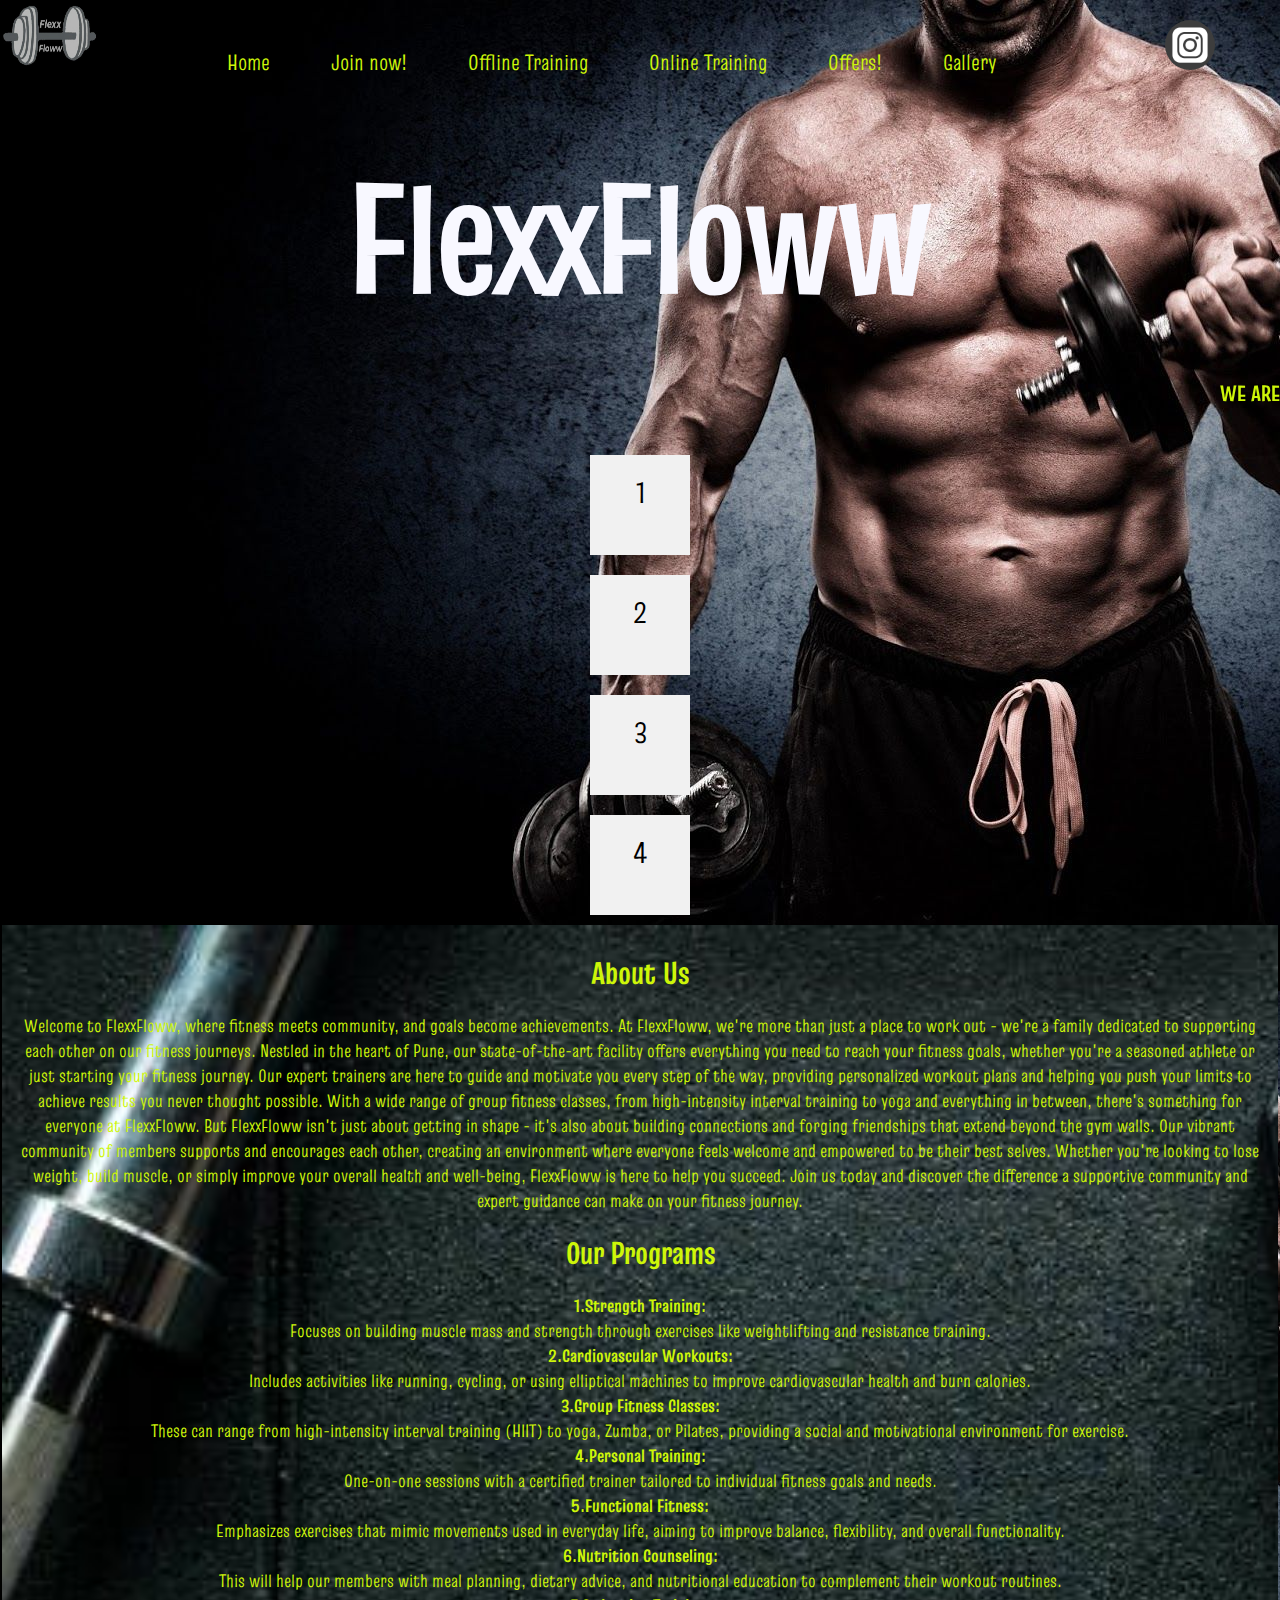
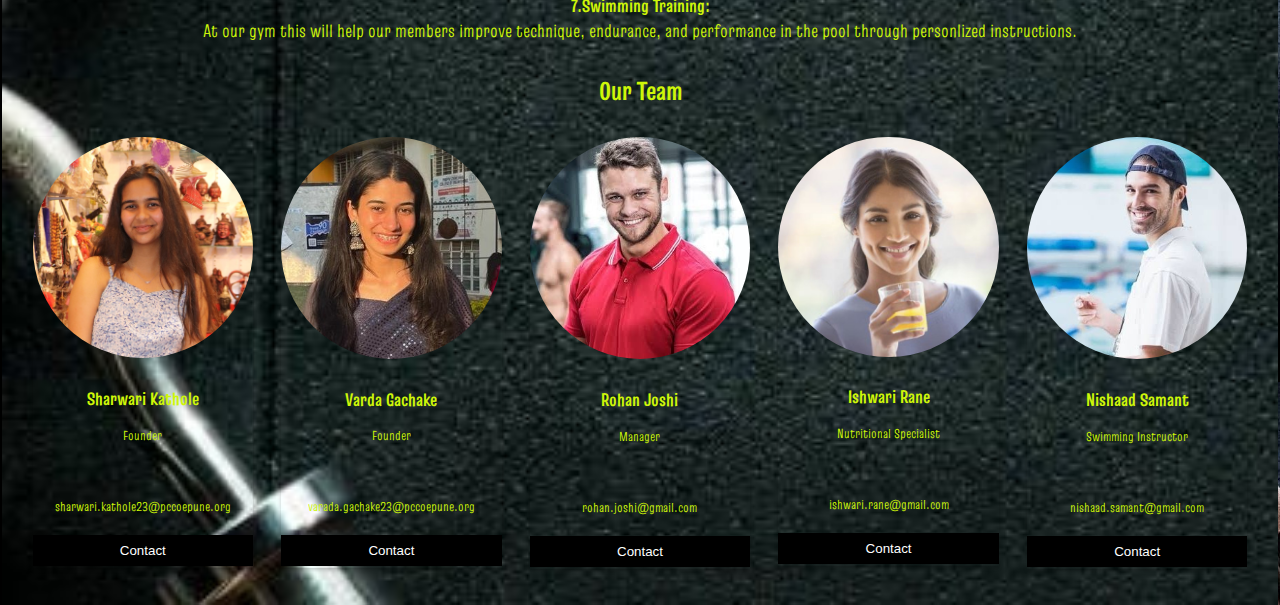
<file: index.html>
<!DOCTYPE html>

<link rel="stylesheet" href="gym_website.css">
<head>
    <meta name="viewport" content="width=device-width, initial-scale=1">
    <link href='https://fonts.googleapis.com/css?family=Truculenta' rel='stylesheet'>
</head>
<body>
    <header class="header">
        <div.left>
        <a href="index.html"><img src="logoooo.jpeg" alt="gym_logo" width="100" height="70"></a>
        </div.left>
        <div.mid>
            <ul class="navbar">
                &emsp;
                &emsp;
                <li><a href="index.html">Home</a></li>
                <li><a href="join_now.html">Join now!</a></li>
                <li><a href="offline.html">Offline Training</a></li>
                <li><a href="online.html">Online Training</a></li>
                <li><a href="offers.html">Offers!</a></li>
                <li><a href="gallery.html">Gallery</a></li>
            </ul>

        </div.mid>
        &emsp;
        &emsp;
        &emsp;
        &emsp;
        &emsp;
        <div.right>
            <a href="https://www.instagram.com/arshia_j_24/"><img src="insta_logo.png" alt="logo" style="width:50px;height:50px;"></a>
        </div.right>
    </header>
    <h1 style="color:ghostwhite;"><big><big><big><big><big><big><big><center>FlexxFloww</center></big></big></big></big></big></big></big></h1>  
    <frame name="top" ></frame>
     <marquee width="100%" id="gfg"><strong>WE ARE LOCATED AT: East Street, Model colony, Camp, Pune, Maharastra-411001    CALL US: +91 8922346680    MAIL US AT: flexxfloww@gmail.com</strong></marquee>
          &emsp;
          <div class="flex-container">
            <div>1</div>
            <div>2</div>
            <div>3</div>  
            <div>4</div>
          </div>
          <fieldset>
        
            <p><big><big><big><strong>About Us</strong></big></big></big></p>
            <p>Welcome to FlexxFloww, where fitness meets community, and goals become achievements.
          
              At FlexxFloww, we're more than just a place to work out - we're a family dedicated to supporting each other on our fitness journeys. Nestled in the heart of Pune, our state-of-the-art facility offers everything you need to reach your fitness goals, whether you're a seasoned athlete or just starting your fitness journey.
              
              Our expert trainers are here to guide and motivate you every step of the way, providing personalized workout plans and helping you push your limits to achieve results you never thought possible. With a wide range of group fitness classes, from high-intensity interval training to yoga and everything in between, there's something for everyone at FlexxFloww.
              
              But FlexxFloww isn't just about getting in shape - it's also about building connections and forging friendships that extend beyond the gym walls. Our vibrant community of members supports and encourages each other, creating an environment where everyone feels welcome and empowered to be their best selves.
              
              Whether you're looking to lose weight, build muscle, or simply improve your overall health and well-being, FlexxFloww is here to help you succeed. Join us today and discover the difference a supportive community and expert guidance can make on your fitness journey.
            <p><big><big><big><strong>Our Programs</strong></big></big></big></p>
            <p><strong>1.Strength Training:</strong><br> Focuses on building muscle mass and strength through exercises like weightlifting and resistance training.<br>
            <strong>2.Cardiovascular Workouts:</strong><br> Includes activities like running, cycling, or using elliptical machines to improve cardiovascular health and burn calories.<br>
        <strong>3.Group Fitness Classes:</strong><br> These can range from high-intensity interval training (HIIT) to yoga, Zumba, or Pilates, providing a social and motivational environment for exercise.<br>
    <strong>4.Personal Training:</strong><br> One-on-one sessions with a certified trainer tailored to individual fitness goals and needs.<br>
<strong>5.Functional Fitness:</strong><br> Emphasizes exercises that mimic movements used in everyday life, aiming to improve balance, flexibility, and overall functionality.<br>
<strong>6.Nutrition Counseling:</strong><br> This will help our members with meal planning, dietary advice, and nutritional education to complement their workout routines.<br>
<strong>7.Swimming Training:</strong><br> At our gym this will help our members improve technique, endurance, and performance in the pool through personlized instructions.</p>
            </div>
            <p><big><big><strong>Our Team</strong><big><big></p>
            <div class="column">
              <div class="card">
                <img src="ceo2 (2).JPG" alt="sharwari" style="width:100%">
                <div class="container">
                  <h2><center>Sharwari Kathole</center></h2>
                  <p1><center>Founder</center></p1><br>
                  <p1 class="title"><center>sharwari.kathole23@pccoepune.org</center></p1>
                  <p1><button class="button">Contact</button></p1>
                </div>
              </div>
            </div>
          
            <div class="column">
              <div class="card">
                <img src="ceo2 (1).JPG" alt="varda" style="width:100%">
                <div class="container">
                  <h2><center>Varda Gachake</center></h2>
                  <p1><center>Founder</center></p1><br>
                  <p1 class="title"><center>varada.gachake23@pccoepune.org</center></p1>
                  <p1><button class="button">Contact</button></p1>
                </div>
              </div>
            </div>
            
            <div class="column">
              <div class="card">
                <img src="manager.jpg" alt="rohan" style="width:100%">
                <div class="container">
                  <h2><center>Rohan Joshi</center></h2>
                  <p1><center>Manager</center></p1><br>
                  <p1 class="title"><center>rohan.joshi@gmail.com</center></p1>
                  <p1><button class="button">Contact</button></p1>
                </div>
              </div>
            </div>
          
            <div class="column">
              <div class="card">
                <img src="nutrition.jpg" alt="ishwari" style="width:100%">
                <div class="container">
                  <h2><center>Ishwari Rane</center></h2>
                  <p1><center>Nutritional Specialist</center></p1><br>
                  <p1 class="title"><center>ishwari.rane@gmail.com</center></p1>
                  <p1><button class="button">Contact</button></p1>
                </div>
              </div>
            </div>
          
            <div class="column">
              <div class="card">
                <img src="swim_instructor.jpg.jpg" alt="nishaad" style="width:100%">
                <div class="container">
                  <h2><center>Nishaad Samant</center></h2>
                  <p1><center>Swimming Instructor</center></p1><br>
                  <p1 class="title"><center>nishaad.samant@gmail.com</center></p1>
                  <p1><button class="button">Contact</button></p1>
                </div>
              </div>
            </div>
          </div></fieldset>
          
</body>
</html>
</file>
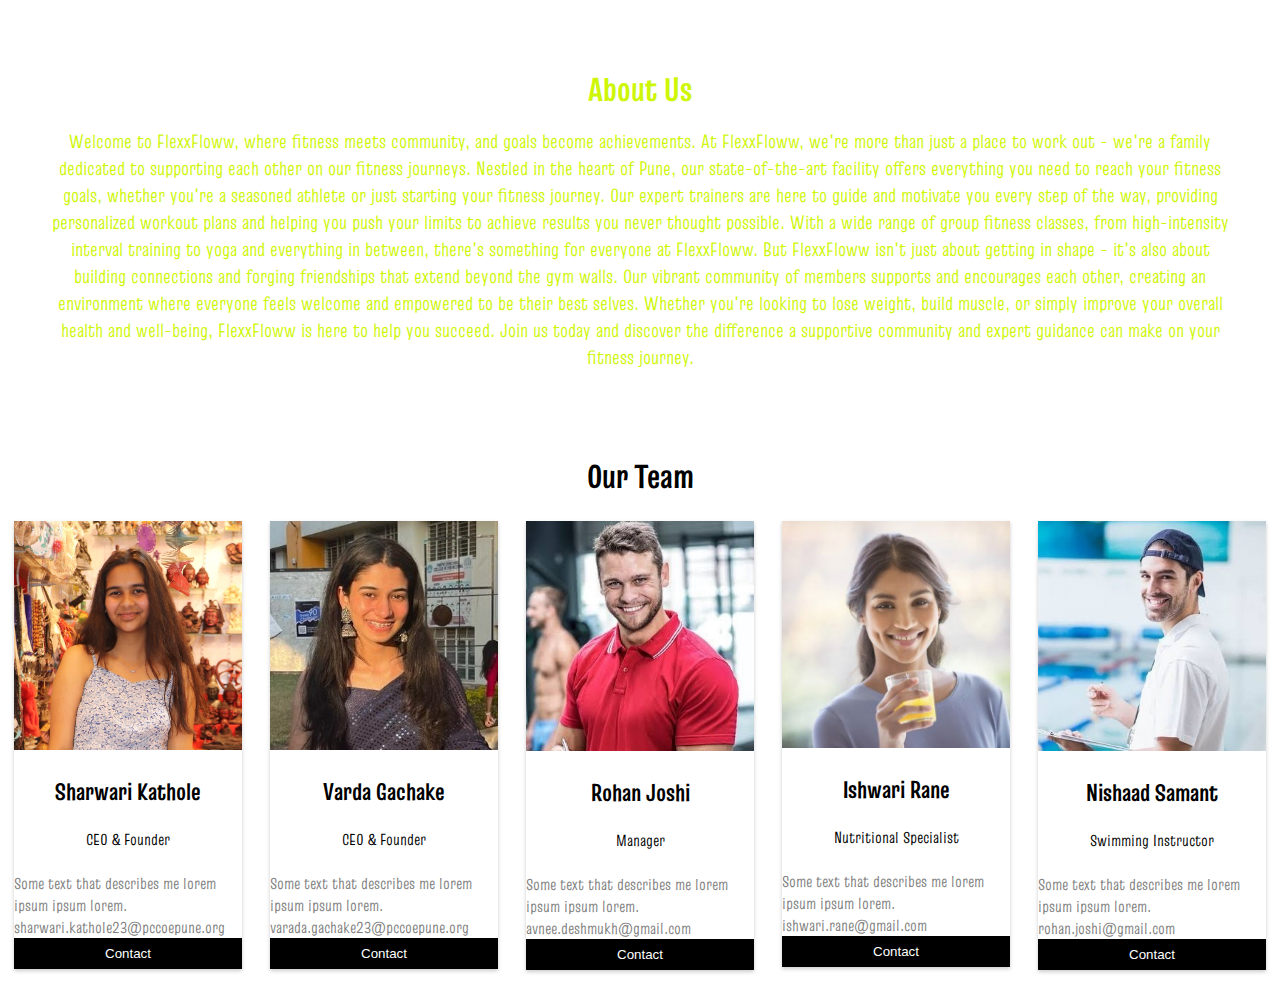
<file: about us.html>
<!DOCTYPE html>
<html>
    <link rel="stylesheet" href="about us.css">
<head>
<meta name="viewport" content="width=device-width, initial-scale=1">
<link href='https://fonts.googleapis.com/css?family=Truculenta' rel='stylesheet'>
</head>
<body>

<div class="about-section">
  <p><big><big><big><big><strong>About Us</strong></big></big></big></big></p>
  <p><big>Welcome to FlexxFloww, where fitness meets community, and goals become achievements.

    At FlexxFloww, we're more than just a place to work out - we're a family dedicated to supporting each other on our fitness journeys. Nestled in the heart of Pune, our state-of-the-art facility offers everything you need to reach your fitness goals, whether you're a seasoned athlete or just starting your fitness journey.
    
    Our expert trainers are here to guide and motivate you every step of the way, providing personalized workout plans and helping you push your limits to achieve results you never thought possible. With a wide range of group fitness classes, from high-intensity interval training to yoga and everything in between, there's something for everyone at FlexxFloww.
    
    But FlexxFloww isn't just about getting in shape - it's also about building connections and forging friendships that extend beyond the gym walls. Our vibrant community of members supports and encourages each other, creating an environment where everyone feels welcome and empowered to be their best selves.
    
    Whether you're looking to lose weight, build muscle, or simply improve your overall health and well-being, FlexxFloww is here to help you succeed. Join us today and discover the difference a supportive community and expert guidance can make on your fitness journey.
</big>
</div>

<p><center><big><big><big><big><strong>Our Team</strong></center></big></big></big></big></p>

  <div class="column">
    <div class="card">
      <img src="ceo2 (2).JPG" alt="sharwari" style="width:100%">
      <div class="container">
        <h2><center>Sharwari Kathole</center></h2>
        <p1><center>CEO & Founder</center></p1><br>
        <p1 class="title">Some text that describes me lorem ipsum ipsum lorem.</p1>
        <p1 class="title">sharwari.kathole23@pccoepune.org</p1>
        <p1><button class="button">Contact</button></p1>
      </div>
    </div>
  </div>

  <div class="column">
    <div class="card">
      <img src="ceo2 (1).JPG" alt="varda" style="width:100%">
      <div class="container">
        <h2><center>Varda Gachake</center></h2>
        <p1><center>CEO & Founder</center></p1><br>
        <p1 class="title">Some text that describes me lorem ipsum ipsum lorem.</p1>
        <p1 class="title">varada.gachake23@pccoepune.org</p1>
        <p1><button class="button">Contact</button></p1>
      </div>
    </div>
  </div>
  
  <div class="column">
    <div class="card">
      <img src="manager.jpg" alt="rohan" style="width:100%">
      <div class="container">
        <h2><center>Rohan Joshi</center></h2>
        <p1><center>Manager</center></p1><br>
        <p1 class="title">Some text that describes me lorem ipsum ipsum lorem.</p1>
        <p1 class="title">avnee.deshmukh@gmail.com</p1>
        <p1><button class="button">Contact</button></p1>
      </div>
    </div>
  </div>

  <div class="column">
    <div class="card">
      <img src="nutrition.jpg" alt="ishwari" style="width:100%">
      <div class="container">
        <h2><center>Ishwari Rane</center></h2>
        <p1><center>Nutritional Specialist</center></p1><br>
        <p1 class="title">Some text that describes me lorem ipsum ipsum lorem.</p1>
        <p1 class="title">ishwari.rane@gmail.com</p1>
        <p1><button class="button">Contact</button></p1>
      </div>
    </div>
  </div>

  <div class="column">
    <div class="card">
      <img src="swim_instructor.jpg.jpg" alt="nishaad" style="width:100%">
      <div class="container">
        <h2><center>Nishaad Samant</center></h2>
        <p1><center>Swimming Instructor</center></p1><br>
        <p1 class="title">Some text that describes me lorem ipsum ipsum lorem.</p1>
        <p1 class="title">rohan.joshi@gmail.com</p1>
        <p1><button class="button">Contact</button></p1>
      </div>
    </div>
  </div>
</div>

</body>
</html>
</file>
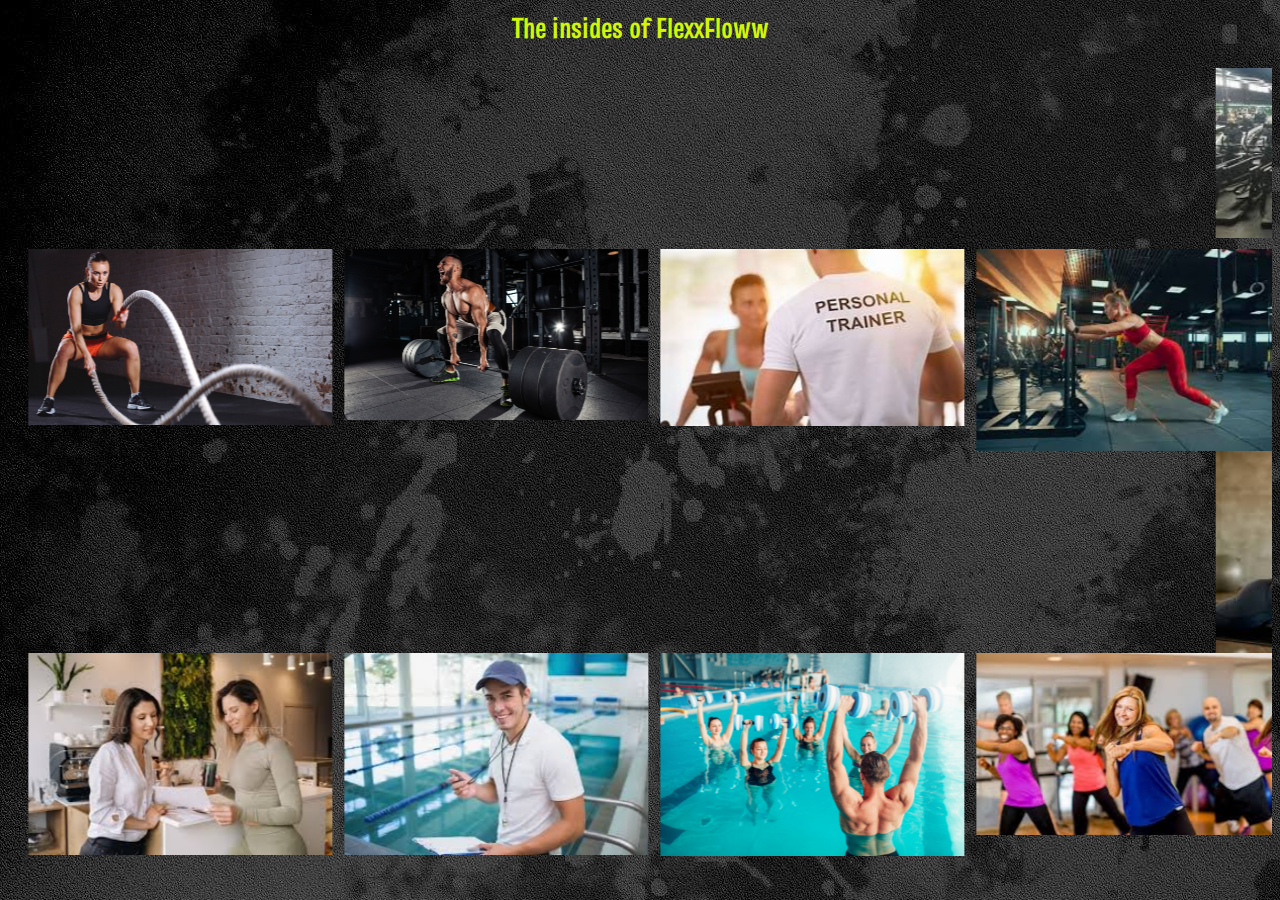
<file: gallery.html>
<link rel="stylesheet" href="gallery.css">
<head>
    <link href='https://fonts.googleapis.com/css?family=Truculenta' rel='stylesheet'>
</head>
<body>
    
<h2><big>The insides of FlexxFloww</big></h2>

<marquee>
<div class="responsive">
    <div class="gallery">
      <a target="_blank" href="gym.jpg">
        <img src="gym.jpg" alt="gym" width="400" height="300">
      </a>
      
    </div>
  </div>
<div class="responsive">
  <div class="gallery">
    <a target="_blank" href="weight.jpg">
      <img src="weight.jpg" alt="weight training" width="400" height="300">
    </a>

  </div>
</div>
<div class="responsive">
  <div class="gallery">
    <a target="_blank" href="weight training.jpg">
      <img src="weight training.jpg" alt="weight training" width="400" height="300">
    </a>
  </div>
</div>
<div class="responsive">
  <div class="gallery">
    <a target="_blank" href="cardiio.jpeg">
      <img src="cardiio.jpeg" alt="cardio" width="400" height="300">
    </a>
  </marquee>
  <marquee direction="right"> 
  </div>
</div>
  <div class="responsive">
    <div class="gallery">
      <a target="_blank" href="rope.jpeg">
        <img src="rope.jpeg" alt="cardio" width="400" height="300">
      </a>

    </div>
  </div>
  <div class="responsive">
    <div class="gallery">
      <a target="_blank" href="deadlift.jpeg">
        <img src="deadlift.jpeg" alt="cardio" width="400" height="300">
      </a>
      
    </div>
  </div>
  <div class="responsive">
    <div class="gallery">
      <a target="_blank" href="pers_trainer.jpeg">
        <img src="pers_trainer.jpeg" alt="cardio" width="400" height="300">
      </a>
   
    </div>
  </div>
  <div class="responsive">
    <div class="gallery">
      <a target="_blank" href="workout.jpg">
        <img src="workout.jpg" alt="cardio" width="400" height="300">
      </a>
    </marquee>  
    <marquee>
    </div>
  </div>
  <div class="responsive">
    <div class="gallery">
      <a target="_blank" href="yoga.jpg">
        <img src="yoga.jpg" alt="yoga" width="400" height="300">
      </a>

    </div>
  </div>
  <div class="responsive">
    <div class="gallery">
      <a target="_blank" href="yogaa.jpeg">
        <img src="yogaa.jpeg" alt="yoga" width="400" height="300">
      </a>
     
    </div>
  </div>
  <div class="responsive">
    <div class="gallery">
      <a target="_blank" href="yogaaa.jpeg">
        <img src="yogaaa.jpeg" alt="yoga" width="400" height="300">
      </a>

    </div>
  </div>
  <div class="responsive">
    <div class="gallery">
      <a target="_blank" href="zumba1.jpg">
        <img src="zumba1.jpg" alt="zumba" width="400" height="300">
      </a>
      
    </div>
  </div>
  </marquee>
  <marquee direction="right">
  <div class="responsive">
    <div class="gallery">
      <a target="_blank" href="nutritionn.jpg">
        <img src="nutritionn.jpg" alt="nutrition" width="400" height="300">
      </a>
  
    </div>
  </div>
  <div class="responsive">
    <div class="gallery">
      <a target="_blank" href="swim.jpg">
        <img src="swim.jpg" alt="swimming" width="400" height="300">
      </a>
     
    </div>
  </div>
  <div class="responsive">
    <div class="gallery">
      <a target="_blank" href="swimmy.jpeg">
        <img src="swimmy.jpeg" alt="swimming" width="400" height="300">
      </a>
    
    </div>
  </div>
  <div class="responsive">
    <div class="gallery">
      <a target="_blank" href="zumbaa.jpg">
        <img src="zumbaa.jpg" alt="zumba" width="400" height="300">
      </a>
     
    </div>
  </div>
  </marquee>
<div class="clearfix"></div>



</body>
</file>
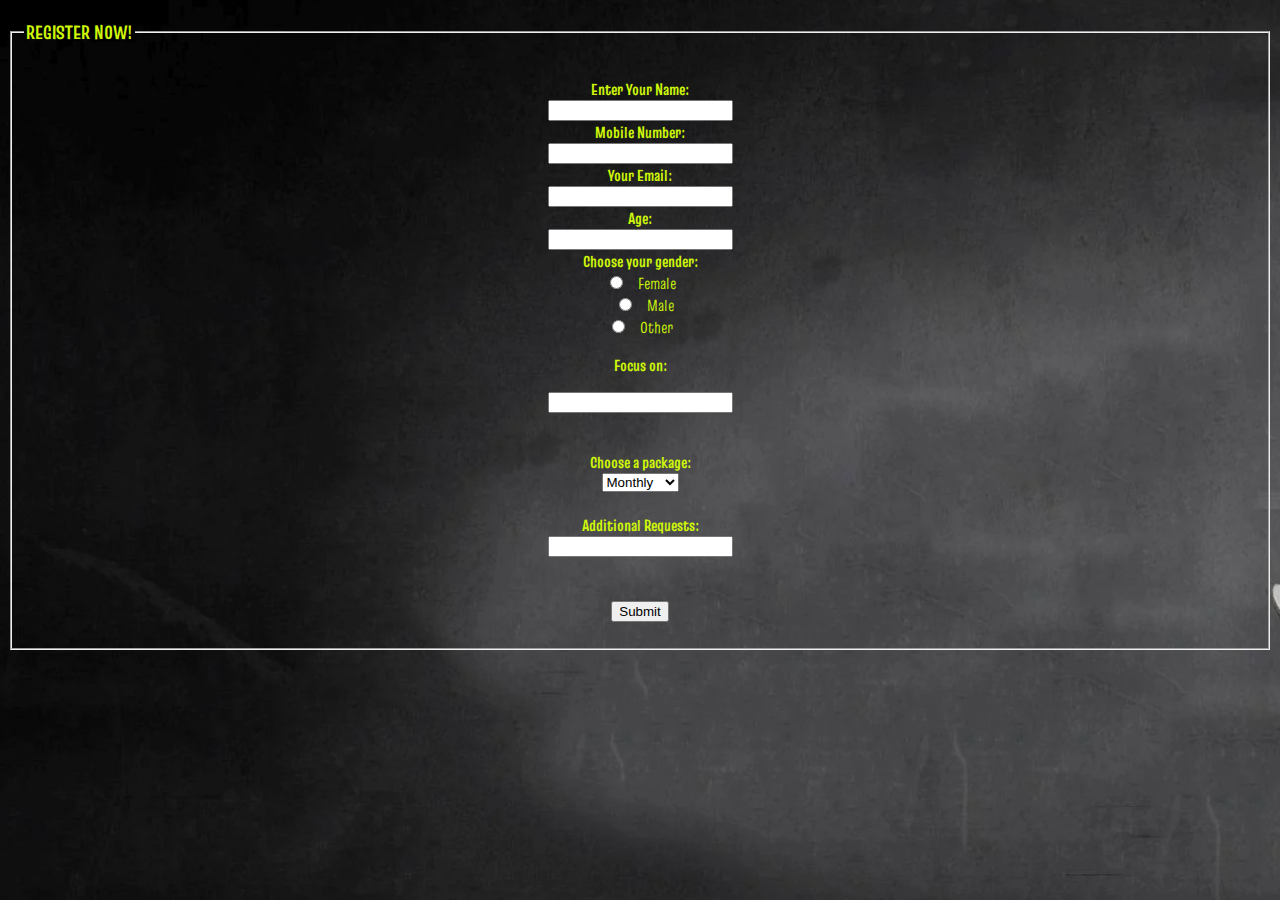
<file: join_now.html>
<html>
<link rel="stylesheet" href="join_now.css">
<head>
        <link href='https://fonts.googleapis.com/css?family=Truculenta' rel='stylesheet'>
</head>
    <body>
        <form>
        <fieldset>
        <legend><h1><big>REGISTER NOW!</big></h1></legend>
        <center>
        <p>
        <label for="name"><strong>Enter Your Name:</strong></label><br>
        <input type="text" id="name" name="name"><br>
        <label for="mobile"><strong>Mobile Number:</strong></label><br>
        <input type="text" id="mobile" name="mobile"><br>
        <label for="email"><strong>Your Email:</strong></label><br>
        <input type="text" id="email" name="email"><br>
        <label for="age"><strong> Age:</strong></label><br>
        <input type="number" id="age" name="age"><br>
        <label for="gender"><strong>Choose your gender:</strong></label>
        <br>
        <input type="radio" id="female" name="gender" value="Female">
        <label for="female">Female</label><br>
        <input type="radio" id="male" name="gender" value="Male">
        <label for="male">Male</label><br>
        <input type="radio" id="other" name="gender" value="Other">
        <label for="other">Other</label>
        <p><strong>Focus on:</strong></p><input list="focus">
        <datalist id="focus">
        <option value="Muscle Gain"></option>
        <option value="Cardio"></option>
        <option value="Weight Training"></option>
        <option value="Muscle Gain and Cardio"></option>
        <option value="Cardio and Weight Training"></option>
        <option value="Weight Training and Muscle Gain"></option>
        <option value="Yoga"></option>
        <option value="Zumba"></option>
        <option value="All"></option>
        </datalist><br><br></p>
        <p>
        <label for="package"><strong>Choose a package:</strong></label><br>
        <select name="package" id="package"><br>
        <option value="Monthly">Monthly</option>
        <option value="3 months">3 months</option>
        <option value="6 months">6 months</option>
        <option value="1 year">1 year</option>
        </select><br><br>
        <label for="requests"><strong>Additional Requests:</strong></label><br>
        <input type="text" id="requests" name="requests"><br><br><br>
        <input type="submit" value="Submit">
        </center>
        </p>
        </fieldset>
      </form>
    </body>
</html>
</file>
<file: gym_website.css>
body{
    background-image: url("gym_bg2.png");
    background-repeat: stretch;
    font-family: 'Truculenta';
    font-size: 22px;
    margin: 0;
    }
    #gfg {
        color:rgb(206,246,9);
        font-size: 100%;
        font-family: 'Truculenta';
    }
    
    p{
        color:rgb(206,246,9);
        font-size: large;
        text-align: center;
    }
    
    img{
        border-radius: 50%;
    
    }
    .button {
        border: none;
        outline: 0;
        display: inline-block;
        padding: 8px;
        color: white;
        background-color: #000;
        text-align: center;
        cursor: pointer;
        width: 100%;
      }
    .button:hover {
        background-color: #555;
      }
    .left{
        display:inline-block;
        position: absolute;
        left:60px;
        top:20px;
    }

    .mid{
        display:block
        width: 33%;
        position: 20px auto;
        
    }
    .right{
        display:inline-block;
        position: absolute;
        left:60px;
        top:20px;
        font-size: medium;
    }
    .navbar{
        display:inline-block;
        font size: 100%;
        

    }
    .navbar li{
        display:inline-block;
        font size: 100%;
    
    }
    .navbar li a{
        color: rgb(206,246,9);
        text-decoration: none ;
        padding: 33px 28px;
        font size: 100%;
        
    }
    .navbar li a:hover, .navbar li a.active{
    text-decoration: underline;
    
    }
     h1{
        color:rgb(206,246,9);
      }
      
      html {
        box-sizing: border-box;
      }
      
      *, *:before, *:after {
        box-sizing: inherit;
      }
      
      .column {
        float: left;
        width: 20%;
        margin-bottom: 16px;
        padding: 0 8px;
      }
      
      .card {
        box-shadow: 0 2px 4px 0 rgba(0, 0, 0, 0.2);
        margin: 6px;
      }
      
      .about-section {
        padding: 50px;
        text-align: center;
        color: white;
      }
      
      .container {
        padding: 0 10x;
      }
      
      .container::after, .row::after {
        content: "";
        clear: both;
        display: table;
      }
      
      .title {
        color:rgb(206,246,9);
      }
      @media screen and (max-width: 650px) {
        .column {
          width: 100%;
          display: block;
        }
      }
      h2{
        font-size:large;
        color:rgb(206,246,9);
        
      }
      p1{
        font-size: small;
        color:rgb(206,246,9);
      }
      fieldset{
        background-color: white;
        background-image: url("about_bg.jpeg");
        background-size: cover;
        border: none;
      }
      .flex-container {
        display: flex;
        flex-direction: column;
       column-gap: 2em;
        flex-wrap: wrap;
       align-items: center;
        justify-content: center;
      }
      
      .flex-container > div {
        background-color: #f1f1f1;
        width: 100px;
        height:100px;
        margin: 10px;
        text-align: center;
        line-height: 75px;
        font-size: 30px;
      }
</file>
<file: about us.css>
body {
    font-family: 'Truculenta';
    margin: 0;
  }
  p{
    color:rgb(206,246,9);
  }
  h1{
    color:rgb(206,246,9);
  }
  
  html {
    box-sizing: border-box;
  }
  
  *, *:before, *:after {
    box-sizing: inherit;
  }
  
  .column {
    float: left;
    width: 20%;
    margin-bottom: 16px;
    padding: 0 8px;
  }
  
  .card {
    box-shadow: 0 2px 4px 0 rgba(0, 0, 0, 0.2);
    margin: 6px;
  }
  
  .about-section {
    padding: 50px;
    text-align: center;
    color: white;
  }
  
  .container {
    padding: 0 10x;
  }
  
  .container::after, .row::after {
    content: "";
    clear: both;
    display: table;
  }
  
  .title {
    color: grey;
  }
  
  .button {
    border: none;
    outline: 0;
    display: inline-block;
    padding: 8px;
    color: white;
    background-color: #000;
    text-align: center;
    cursor: pointer;
    width: 100%;
  }
  
  .button:hover {
    background-color: #555;
  }
  
  @media screen and (max-width: 650px) {
    .column {
      width: 100%;
      display: block;
    }
  }
</file>
<file: gallery.css>
body{
    font-family: 'Truculenta';
    background-image: url('galleryy_bg.jpeg');
}
h2{
    color:rgb(209,246,9);
    text-align: center;
}
div.gallery {
    border:none;
  }
  
 
  
  div.gallery img {
    width: 100%;
    height: auto;
  }
  
  div.desc {
    padding: 15px;
    text-align: center;
  }
  
  * {
    box-sizing: border-box;
  }
  
  .responsive {
    padding: 0 6px;
    float: left;
    width: 24.99999%;
  }
  
  @media only screen and (max-width: 700px) {
    .responsive {
      width: 49.99999%;
      margin: 6px 0;
    }
  }
  
  @media only screen and (max-width: 500px) {
    .responsive {
      width: 100%;
    }
  }
  
  .clearfix:after {
    content: "";
    display: table;
    clear: both;
  }
</file>
<file: join_now.css>
h1{
        color:rgb(206, 246, 9);
        font-family:'Truculenta';
        font-size: 100%;
     }

    body {
        background-image: url("register_bg.png");
        background-size: cover;
        font-family:'Truculenta';
    }
    p{
        color:rgb(206, 246, 9);
    }
</file>
